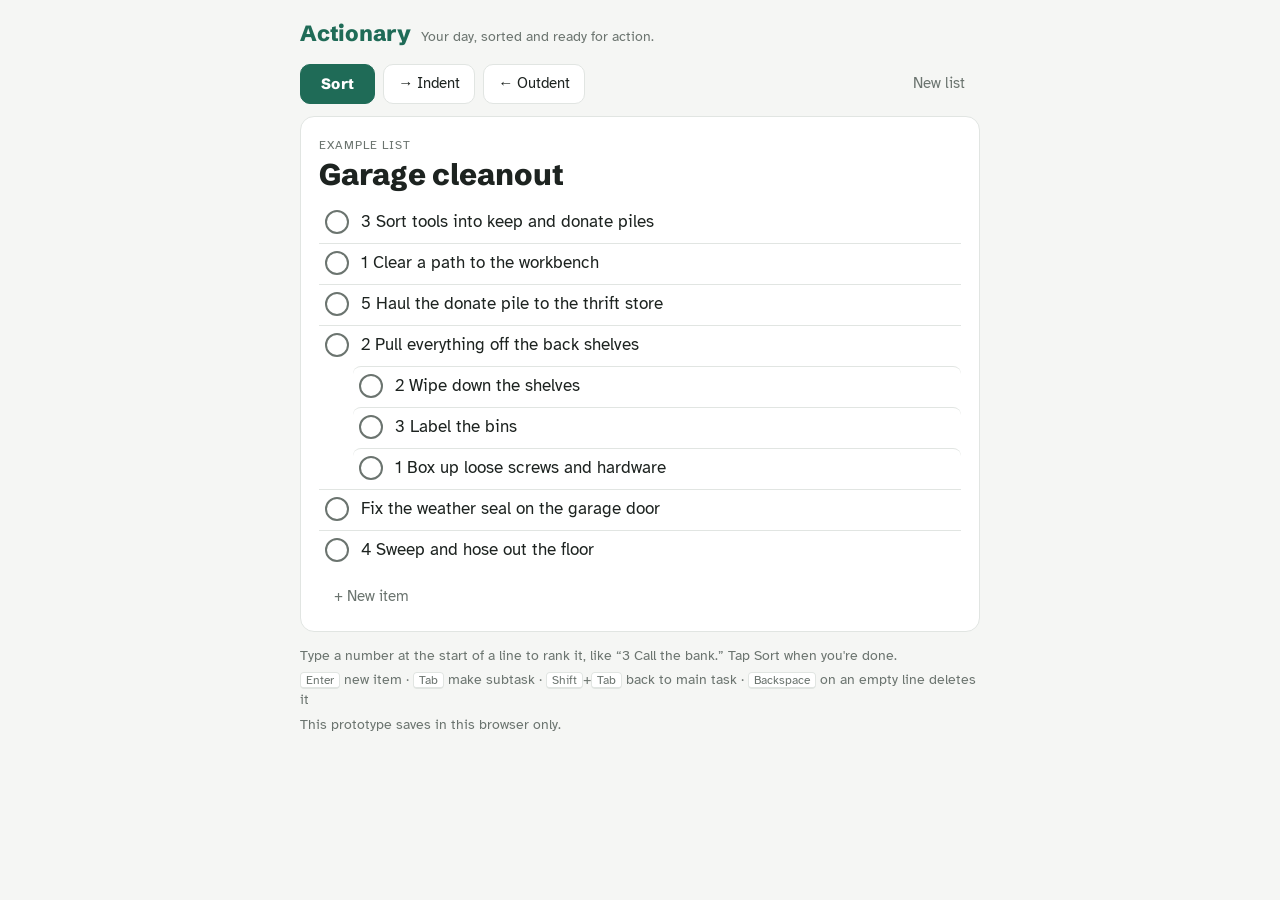
<file: actionary/index.html>
<!doctype html>
<html lang="en">
<head>
<meta charset="utf-8">
<meta name="viewport" content="width=device-width, initial-scale=1, viewport-fit=cover">
<meta name="apple-mobile-web-app-capable" content="yes">
<meta name="apple-mobile-web-app-title" content="Actionary">
<title>Actionary</title>
<link rel="preconnect" href="https://fonts.googleapis.com">
<link rel="preconnect" href="https://fonts.gstatic.com" crossorigin>
<link rel="stylesheet" href="https://fonts.googleapis.com/css2?family=Atkinson+Hyperlegible:ital,wght@0,400;0,700;1,400&family=Schibsted+Grotesk:wght@600;800&display=swap">
<style>
/* Layout: one narrow paper column, sticky action bar on top, list below — like a note you work down. */
:root {
  --bg: #f5f6f4;
  --paper: #ffffff;
  --ink: #1d2320;
  --muted: #6b746f;
  --line: #e1e5e2;
  --accent: #1f6b57;
  --accent-ink: #ffffff;
  --accent-soft: #e3efe9;
  --err: #c0352b;
  --err-soft: #fbe6e3;
  --info: #8a5a00;
  --info-soft: #fbf0d9;
  --font-display: "Schibsted Grotesk", "Helvetica Neue", Arial, sans-serif;
  --font-body: "Atkinson Hyperlegible", -apple-system, "Segoe UI", sans-serif;
}
@media (prefers-color-scheme: dark) {
  :root:not([data-theme="light"]) {
    --bg: #141816; --paper: #1c211f; --ink: #e8ece9; --muted: #95a09a; --line: #2e3532;
    --accent: #5fbf9f; --accent-ink: #0f1a16; --accent-soft: #1f3a31;
    --err: #ff7b6e; --err-soft: #3d1f1c; --info: #f0c060; --info-soft: #3a2f14;
    color-scheme: dark;
  }
}
:root[data-theme="dark"] {
  --bg: #141816; --paper: #1c211f; --ink: #e8ece9; --muted: #95a09a; --line: #2e3532;
  --accent: #5fbf9f; --accent-ink: #0f1a16; --accent-soft: #1f3a31;
  --err: #ff7b6e; --err-soft: #3d1f1c; --info: #f0c060; --info-soft: #3a2f14;
  color-scheme: dark;
}
* { box-sizing: border-box; }
:root { padding-top: env(safe-area-inset-top, 0px); padding-bottom: env(safe-area-inset-bottom, 0px); }
body { margin: 0; }
[hidden] { display: none !important; }
body {
  background: var(--bg); color: var(--ink);
  font-family: var(--font-body); font-size: 17px; line-height: 1.45;
  padding-left: max(16px, env(safe-area-inset-left, 0px));
  padding-right: max(16px, env(safe-area-inset-right, 0px));
}
body::before { content: ""; position: fixed; inset: 0 0 auto; height: env(safe-area-inset-top, 0px); z-index: 10; background: var(--bg); }
.wrap { max-width: 680px; margin: 0 auto; padding-block: 0 48px; }

.brand { display: flex; align-items: baseline; gap: 10px; flex-wrap: wrap; padding-block: 18px 2px; }
.brand h1 { margin: 0; font-family: var(--font-display); font-weight: 800; font-size: 22px; letter-spacing: -.01em; color: var(--accent); }
.brand p { margin: 0; color: var(--muted); font-size: 14px; }
.bar {
  position: sticky; top: env(safe-area-inset-top, 0px); z-index: 5;
  background: var(--bg); padding-block: 12px;
  display: flex; gap: 8px; align-items: center; flex-wrap: wrap;
}
.bar .spacer { flex: 1; }
button { font: inherit; color: inherit; cursor: pointer; }
button:focus-visible, textarea:focus-visible, input:focus-visible { outline: 2px solid var(--accent); outline-offset: 2px; }
.btn {
  min-height: 40px; padding: 0 14px; border-radius: 10px;
  border: 1px solid var(--line); background: var(--paper);
  font-size: 15px; display: inline-flex; align-items: center; gap: 6px;
}
.btn:hover { border-color: var(--muted); }
.btn.primary {
  background: var(--accent); color: var(--accent-ink); border-color: var(--accent);
  font-family: var(--font-display); font-weight: 800; letter-spacing: .02em; padding: 0 20px;
}
.btn.primary:hover { filter: brightness(1.08); }
.btn.quiet { background: transparent; border-color: transparent; color: var(--muted); }
.btn.quiet:hover { color: var(--ink); border-color: var(--line); }

.banner {
  display: flex; gap: 10px; align-items: flex-start;
  padding: 10px 12px; border-radius: 10px; margin-bottom: 10px; font-size: 15px;
}
.banner.error { background: var(--err-soft); color: var(--err); }
.banner.info { background: var(--info-soft); color: var(--info); }
.banner.ok { background: var(--accent-soft); color: var(--accent); }
.banner ul { margin: 0; padding-left: 18px; }
.banner strong { font-weight: 700; }
.banner .msgs { flex: 1; min-width: 0; }
.banner button { background: none; border: 0; color: inherit; font-size: 20px; line-height: 1; padding: 0 4px; }

.confirm { display: flex; gap: 8px; align-items: center; flex-wrap: wrap; padding: 10px 12px; border-radius: 10px; background: var(--paper); border: 1px solid var(--line); margin-bottom: 10px; font-size: 15px; }
.confirm span { flex: 1; min-width: 180px; }

.paper { background: var(--paper); border-radius: 14px; border: 1px solid var(--line); padding: 20px 18px 14px; }
.tag { font-size: 12px; text-transform: uppercase; letter-spacing: .08em; color: var(--muted); margin-bottom: 4px; }
#title {
  width: 100%; border: 0; background: transparent; color: var(--ink);
  font-family: var(--font-display); font-weight: 800; font-size: 30px; line-height: 1.15;
  padding: 0 0 10px; outline: none;
}
#title::placeholder { color: var(--muted); }

.list { display: flex; flex-direction: column; }
.group { display: flex; flex-direction: column; }
.children { display: flex; flex-direction: column; margin-left: 34px; }
.row {
  display: grid; grid-template-columns: 30px 1fr auto; gap: 6px; align-items: start;
  padding: 5px 6px; border-radius: 8px; border-bottom: 1px solid transparent;
}
.row + .row, .group + .group { border-top: 1px solid var(--line); }
.children .row { border-top: 1px solid var(--line); }
.row.flagged { background: var(--err-soft); }
.row.flagged textarea { color: var(--err); }
.check {
  width: 24px; height: 24px; margin-top: 2px; border-radius: 50%;
  border: 2px solid var(--muted); background: transparent; padding: 0;
  display: grid; place-items: center;
}
.check svg { width: 14px; height: 14px; opacity: 0; }
.row.done .check { background: var(--accent); border-color: var(--accent); }
.row.done .check svg { opacity: 1; }
.row.locked .check { opacity: .55; cursor: not-allowed; }
.row textarea {
  width: 100%; min-width: 0; border: 0; resize: none; overflow: hidden; background: transparent;
  color: var(--ink); font: inherit; padding: 2px 0; outline: none; display: block;
}
.row.done textarea { color: var(--muted); }
.flag { font-size: 12px; font-weight: 700; color: var(--err); text-transform: uppercase; letter-spacing: .06em; padding-top: 6px; white-space: nowrap; }

.section-label { font-size: 12px; text-transform: uppercase; letter-spacing: .08em; color: var(--muted); padding: 16px 6px 6px; border-top: 1px solid var(--line); margin-top: 6px; }
.add { margin-top: 6px; align-self: flex-start; color: var(--accent); }
.add:hover { color: var(--accent); }

.help { color: var(--muted); font-size: 14px; margin-top: 14px; display: grid; gap: 4px; }
.help kbd { font-family: inherit; font-size: 12px; border: 1px solid var(--line); border-bottom-width: 2px; border-radius: 4px; padding: 0 5px; background: var(--paper); }
@media (max-width: 420px) {
  #title { font-size: 26px; }
  .btn { padding: 0 10px; }
  .children { margin-left: 22px; }
}
@media (prefers-reduced-motion: reduce) { * { transition: none !important; } }
</style>
</head>
<body>

<div class="wrap">
  <header class="brand">
    <h1>Actionary</h1>
    <p>Your day, sorted and ready for action.</p>
  </header>
  <div class="bar">
    <button class="btn primary" id="sortBtn" type="button">Sort</button>
    <button class="btn" id="indentBtn" type="button" title="Make subtask (Tab)">→ Indent</button>
    <button class="btn" id="outdentBtn" type="button" title="Make main task (Shift+Tab)">← Outdent</button>
    <span class="spacer"></span>
    <button class="btn quiet" id="newBtn" type="button">New list</button>
  </div>
  <div id="confirmArea"></div>
  <div id="bannerArea" aria-live="polite"></div>
  <div class="paper">
    <div class="tag" id="exampleTag" hidden>Example list</div>
    <input id="title" placeholder="Title" autocomplete="off">
    <div class="list" id="list"></div>
    <button class="btn quiet add" id="addBtn" type="button">+ New item</button>
  </div>
  <div class="help">
    <div>Type a number at the start of a line to rank it, like “3 Call the bank.” Tap Sort when you're done.</div>
    <div><kbd>Enter</kbd> new item · <kbd>Tab</kbd> make subtask · <kbd>Shift</kbd>+<kbd>Tab</kbd> back to main task · <kbd>Backspace</kbd> on an empty line deletes it</div>
    <div>This prototype saves in this browser only.</div>
  </div>
</div>

<script>
const KEY = 'actionary.v1';
const OLD_KEY = 'rankedChecklist.v1';
const uid = () => Math.random().toString(36).slice(2, 10);
const num = t => { const m = /^\s*(\d+)(?=\s|$)/.exec(t || ''); return m ? parseInt(m[1], 10) : null; };
const short = t => { const s = (t || '').trim() || 'Untitled'; return s.length > 40 ? s.slice(0, 40) + '…' : s; };

function item(text, children, done) {
  return { id: uid(), text, done: !!done, children: children || [], autoPaused: false };
}
function exampleList() {
  return {
    id: uid(), example: true, title: 'Garage cleanout',
    items: [
      item('3 Sort tools into keep and donate piles'),
      item('1 Clear a path to the workbench'),
      item('5 Haul the donate pile to the thrift store'),
      item('2 Pull everything off the back shelves', [
        item('2 Wipe down the shelves'),
        item('3 Label the bins'),
        item('1 Box up loose screws and hardware'),
      ]),
      item('Fix the weather seal on the garage door'),
      item('4 Sweep and hose out the floor'),
    ],
  };
}

let state;
try { state = JSON.parse(localStorage.getItem(KEY) || localStorage.getItem(OLD_KEY)); } catch (e) { state = null; }
if (!state || !Array.isArray(state.lists) || !state.lists.length) {
  const l = exampleList();
  state = { lists: [l], currentId: l.id };
}
const list = () => state.lists.find(l => l.id === state.currentId) || state.lists[0];
function save() { try { localStorage.setItem(KEY, JSON.stringify(state)); } catch (e) {} }

let flags = {};          // id -> {kind, value}
let banner = null;       // {type, title, msgs}
let focusId = null;
let lastFocusId = null;

function find(id) {
  const items = list().items;
  for (const it of items) {
    if (it.id === id) return { item: it, parent: null, arr: items };
    for (const c of it.children) if (c.id === id) return { item: c, parent: it, arr: it.children };
  }
  return null;
}
function remove(arr, it) { const i = arr.indexOf(it); if (i > -1) arr.splice(i, 1); }
function rankKey(x) { const n = num(x.text); return n === null ? Infinity : n; }
function placeDone(arr, it) {
  remove(arr, it);
  const k = rankKey(it);
  const i = arr.findIndex(x => x.done && rankKey(x) > k);
  if (i === -1) arr.push(it); else arr.splice(i, 0, it);
}
function placeOpen(arr, it) {
  remove(arr, it);
  const n = num(it.text);
  let i = -1;
  if (n !== null) i = arr.findIndex(x => x.done || num(x.text) === null || num(x.text) > n);
  else i = arr.findIndex(x => x.done);
  if (i === -1) arr.push(it); else arr.splice(i, 0, it);
}
function insertOpenEnd(arr, it) {
  const i = arr.findIndex(x => x.done);
  if (i === -1) arr.push(it); else arr.splice(i, 0, it);
}
function setBanner(type, title, msgs) { banner = { type, title, msgs: msgs || [] }; }

/* ---------- checking ---------- */
function toggle(id) {
  const f = find(id); if (!f) return;
  const { item: it, parent, arr } = f;
  const top = list().items;
  if (parent && parent.done) {
    setBanner('error', `Uncheck “${short(parent.text)}” first to change its subtasks.`);
    return render();
  }
  if (!it.done) {
    if (!parent) {
      const open = it.children.filter(c => !c.done);
      if (open.length) {
        open.forEach(c => flags[c.id] = { kind: 'open' });
        setBanner('error', 'This task has open subtasks.', ['Check off the subtasks highlighted in red first.']);
        return render();
      }
    }
    it.done = true; delete it.grand; delete flags[it.id];
    placeDone(arr, it);
    if (parent && !parent.done && !parent.autoPaused && parent.children.every(c => c.done)) {
      parent.done = true; delete parent.grand; delete flags[parent.id];
      placeDone(top, parent);
    }
    if (banner && banner.type === 'error' && !Object.keys(flags).length) banner = null;
  } else {
    it.done = false;
    it.grand = num(it.text); // keeps its old number even if it's below a completed one
    placeOpen(arr, it);
    if (!parent && it.children.length) it.autoPaused = true;
    if (parent) parent.autoPaused = false;
  }
  save(); render();
}

/* ---------- sorting ---------- */
function validate(arr, scope, errs) {
  const byNum = new Map();
  arr.forEach(x => { const n = num(x.text); if (n !== null) { if (!byNum.has(n)) byNum.set(n, []); byNum.get(n).push(x); } });
  for (const [n, xs] of byNum) if (xs.length > 1) {
    xs.forEach(x => flags[x.id] = { kind: 'dup' });
    errs.dup.push(`#${n} is used ${xs.length} times${scope}.`);
  }
  const doneNums = arr.filter(x => x.done).map(x => num(x.text)).filter(n => n !== null);
  if (doneNums.length) {
    const max = Math.max(...doneNums);
    arr.filter(x => !x.done).forEach(x => {
      const n = num(x.text);
      if (n !== null && n < max && x.grand !== n && !(flags[x.id] && flags[x.id].kind === 'dup')) {
        flags[x.id] = { kind: 'low', value: max };
        const m = `Number must be higher than #${max} (completed)${scope}.`;
        if (!errs.low.includes(m)) errs.low.push(m);
      }
    });
  }
}
function sortGroup(arr) {
  const openNum = arr.filter(x => !x.done && num(x.text) !== null).sort((a, b) => num(a.text) - num(b.text));
  const openNone = arr.filter(x => !x.done && num(x.text) === null);
  const done = arr.filter(x => x.done).sort((a, b) => rankKey(a) - rankKey(b));
  openNone.forEach(x => flags[x.id] = { kind: 'none' });
  arr.splice(0, arr.length, ...openNum, ...openNone, ...done);
  return openNone.length;
}
function sortAll() {
  flags = {};
  const items = list().items;
  const errs = { dup: [], low: [] };
  validate(items, '', errs);
  items.forEach(it => validate(it.children, ` under “${short(it.text)}”`, errs));
  if (errs.dup.length || errs.low.length) {
    const msgs = [...errs.dup, ...errs.low];
    const title = errs.dup.length ? 'Duplicate Number' : 'Number too low';
    setBanner('error', title, [...msgs, 'Fix the items highlighted in red, then tap Sort again.']);
    if (errs.dup.length && errs.low.length) banner.title = 'Duplicate Number';
    return render();
  }
  let missing = sortGroup(items);
  items.forEach(it => missing += sortGroup(it.children));
  if (missing) setBanner('info', `Sorted. ${missing} item${missing > 1 ? 's have' : ' has'} no number.`, ['They’re highlighted in red at the bottom of the open items.']);
  else setBanner('ok', 'Sorted.');
  save(); render();
}

/* ---------- editing ---------- */
function newAfter(id) {
  const f = find(id); if (!f) return;
  const { item: it, parent, arr } = f;
  if (parent && parent.done) { setBanner('error', `Uncheck “${short(parent.text)}” first to add subtasks.`); return render(); }
  const n = item('');
  if (parent) { delete n.children; parent.autoPaused = false; }
  if (it.done) insertOpenEnd(arr, n); else arr.splice(arr.indexOf(it) + 1, 0, n);
  focusId = n.id; save(); render();
}
function addAtEnd() {
  const n = item(''); insertOpenEnd(list().items, n);
  focusId = n.id; save(); render();
}
function del(id) {
  const f = find(id); if (!f) return;
  const { item: it, parent, arr } = f;
  if (it.children && it.children.length) return;
  if (parent && parent.done) return;
  const order = visibleOrder(); const i = order.indexOf(id);
  remove(arr, it); delete flags[id];
  focusId = order[i - 1] || order[i + 1] || null;
  save(); render(true);
}
function indent(id) {
  const f = find(id); if (!f) return;
  const { item: it, parent } = f;
  const top = list().items;
  if (parent) { setBanner('info', 'Subtasks can only go one level deep.'); return render(); }
  if (it.children.length) { setBanner('error', 'This task has its own subtasks, so it can’t become a subtask.'); return render(); }
  const prev = top[top.indexOf(it) - 1];
  if (!prev) { setBanner('info', 'There’s no task above this one to put it under.'); return render(); }
  if (prev.done) { setBanner('error', `Uncheck “${short(prev.text)}” first to add subtasks to it.`); return render(); }
  remove(top, it); delete it.children; delete it.autoPaused;
  if (it.done) placeDone(prev.children, it); else insertOpenEnd(prev.children, it);
  prev.autoPaused = false;
  focusId = it.id; save(); render();
}
function outdent(id) {
  const f = find(id); if (!f) return;
  const { item: it, parent } = f;
  if (!parent) return;
  if (parent.done) { setBanner('error', `Uncheck “${short(parent.text)}” first to change its subtasks.`); return render(); }
  const top = list().items;
  remove(parent.children, it);
  it.children = []; it.autoPaused = false;
  if (it.done) placeDone(top, it); else top.splice(top.indexOf(parent) + 1, 0, it);
  focusId = it.id; save(); render();
}
function visibleOrder() {
  const out = [];
  list().items.forEach(it => { out.push(it.id); it.children.forEach(c => out.push(c.id)); });
  return out;
}

/* ---------- rendering ---------- */
const listEl = document.getElementById('list');
const titleEl = document.getElementById('title');
const CHECK = '<svg viewBox="0 0 14 14" aria-hidden="true"><path d="M2.5 7.5l3 3 6-7" fill="none" stroke="var(--accent-ink)" stroke-width="2.2" stroke-linecap="round" stroke-linejoin="round"/></svg>';

function autosize(ta) { ta.style.height = 'auto'; ta.style.height = ta.scrollHeight + 'px'; }

function rowEl(it, parent) {
  const row = document.createElement('div');
  const locked = parent && parent.done;
  const fl = flags[it.id];
  row.className = 'row' + (it.done ? ' done' : '') + (locked ? ' locked' : '') + (fl ? ' flagged' : '');
  row.dataset.id = it.id;

  const cb = document.createElement('button');
  cb.className = 'check'; cb.type = 'button'; cb.innerHTML = CHECK;
  cb.setAttribute('aria-label', (it.done ? 'Uncheck ' : 'Check off ') + short(it.text));
  cb.addEventListener('click', () => toggle(it.id));

  const ta = document.createElement('textarea');
  ta.id = 'ta-' + it.id; ta.rows = 1; ta.value = it.text; ta.spellcheck = true;
  ta.setAttribute('aria-label', 'Item text');
  ta.addEventListener('focus', () => { lastFocusId = it.id; });
  ta.addEventListener('input', () => {
    if (it.done && num(ta.value) !== num(it.text)) {
      const pos = ta.selectionStart; ta.value = it.text; ta.selectionStart = ta.selectionEnd = Math.min(pos, ta.value.length);
      setBanner('info', 'Completed items keep their number.', ['Uncheck it first if you need to change the number.']);
      renderBanner(); return;
    }
    it.text = ta.value; autosize(ta); save();
  });
  ta.addEventListener('keydown', e => {
    if (e.key === 'Enter' && !e.shiftKey) { e.preventDefault(); newAfter(it.id); }
    else if (e.key === 'Tab') { e.preventDefault(); e.shiftKey ? outdent(it.id) : indent(it.id); }
    else if (e.key === 'Backspace' && ta.value === '') { e.preventDefault(); del(it.id); }
  });

  const flag = document.createElement('span');
  flag.className = 'flag';
  if (fl) flag.textContent = { dup: 'Duplicate', low: `Below #${fl.value}`, none: 'No number', open: 'Open' }[fl.kind];

  row.append(cb, ta, flag);
  return row;
}

function render(focusEnd) {
  const l = list();
  if (document.activeElement !== titleEl) titleEl.value = l.title;
  document.getElementById('exampleTag').hidden = !l.example;
  listEl.innerHTML = '';
  let doneLabelShown = false;
  const doneCount = l.items.filter(x => x.done).length;
  l.items.forEach(it => {
    if (it.done && !doneLabelShown) {
      const lab = document.createElement('div');
      lab.className = 'section-label'; lab.textContent = `Completed · ${doneCount}`;
      listEl.appendChild(lab); doneLabelShown = true;
    }
    const g = document.createElement('div'); g.className = 'group';
    g.appendChild(rowEl(it, null));
    if (it.children.length) {
      const ch = document.createElement('div'); ch.className = 'children';
      it.children.forEach(c => ch.appendChild(rowEl(c, it)));
      g.appendChild(ch);
    }
    listEl.appendChild(g);
  });
  listEl.querySelectorAll('textarea').forEach(autosize);
  renderBanner();
  if (focusId) {
    const ta = document.getElementById('ta-' + focusId);
    if (ta) { ta.focus(); const p = ta.value.length; ta.setSelectionRange(p, p); }
    focusId = null;
  }
}

function renderBanner() {
  const area = document.getElementById('bannerArea');
  area.innerHTML = '';
  if (!banner) return;
  const b = document.createElement('div');
  b.className = 'banner ' + banner.type;
  b.setAttribute('role', banner.type === 'error' ? 'alert' : 'status');
  const m = document.createElement('div'); m.className = 'msgs';
  const t = document.createElement('strong'); t.textContent = banner.title; m.appendChild(t);
  if (banner.msgs.length) {
    const ul = document.createElement('ul');
    banner.msgs.forEach(s => { const li = document.createElement('li'); li.textContent = s; ul.appendChild(li); });
    m.appendChild(ul);
  }
  const x = document.createElement('button'); x.type = 'button'; x.textContent = '×'; x.setAttribute('aria-label', 'Dismiss');
  x.addEventListener('click', () => { banner = null; renderBanner(); });
  b.append(m, x); area.appendChild(b);
}

/* ---------- wiring ---------- */
titleEl.addEventListener('input', () => { list().title = titleEl.value; save(); });
titleEl.addEventListener('keydown', e => {
  if (e.key === 'Enter') {
    e.preventDefault();
    const first = list().items[0];
    if (first) { focusId = first.id; render(); } else addAtEnd();
  }
});
document.getElementById('sortBtn').addEventListener('click', sortAll);
document.getElementById('addBtn').addEventListener('click', addAtEnd);
for (const [btnId, fn] of [['indentBtn', indent], ['outdentBtn', outdent]]) {
  const b = document.getElementById(btnId);
  b.addEventListener('mousedown', e => e.preventDefault()); // keep the cursor in the item
  b.addEventListener('click', () => {
    if (!lastFocusId || !find(lastFocusId)) { setBanner('info', 'Tap into an item first, then use this button.'); return renderBanner(); }
    fn(lastFocusId);
  });
}
document.getElementById('newBtn').addEventListener('click', () => {
  const area = document.getElementById('confirmArea');
  area.innerHTML = '';
  const c = document.createElement('div'); c.className = 'confirm';
  c.innerHTML = '<span>Replace this list with a blank one? This can’t be undone.</span>';
  const yes = document.createElement('button'); yes.className = 'btn primary'; yes.type = 'button'; yes.textContent = 'Replace';
  const no = document.createElement('button'); no.className = 'btn'; no.type = 'button'; no.textContent = 'Cancel';
  yes.addEventListener('click', () => {
    const l = { id: uid(), title: '', items: [] };
    state.lists = [l]; state.currentId = l.id;
    flags = {}; banner = null; area.innerHTML = ''; save(); render(); titleEl.focus();
  });
  no.addEventListener('click', () => { area.innerHTML = ''; });
  c.append(yes, no); area.appendChild(c);
});
window.addEventListener('resize', () => listEl.querySelectorAll('textarea').forEach(autosize));
render();
</script>

</body>
</html>
</file>
